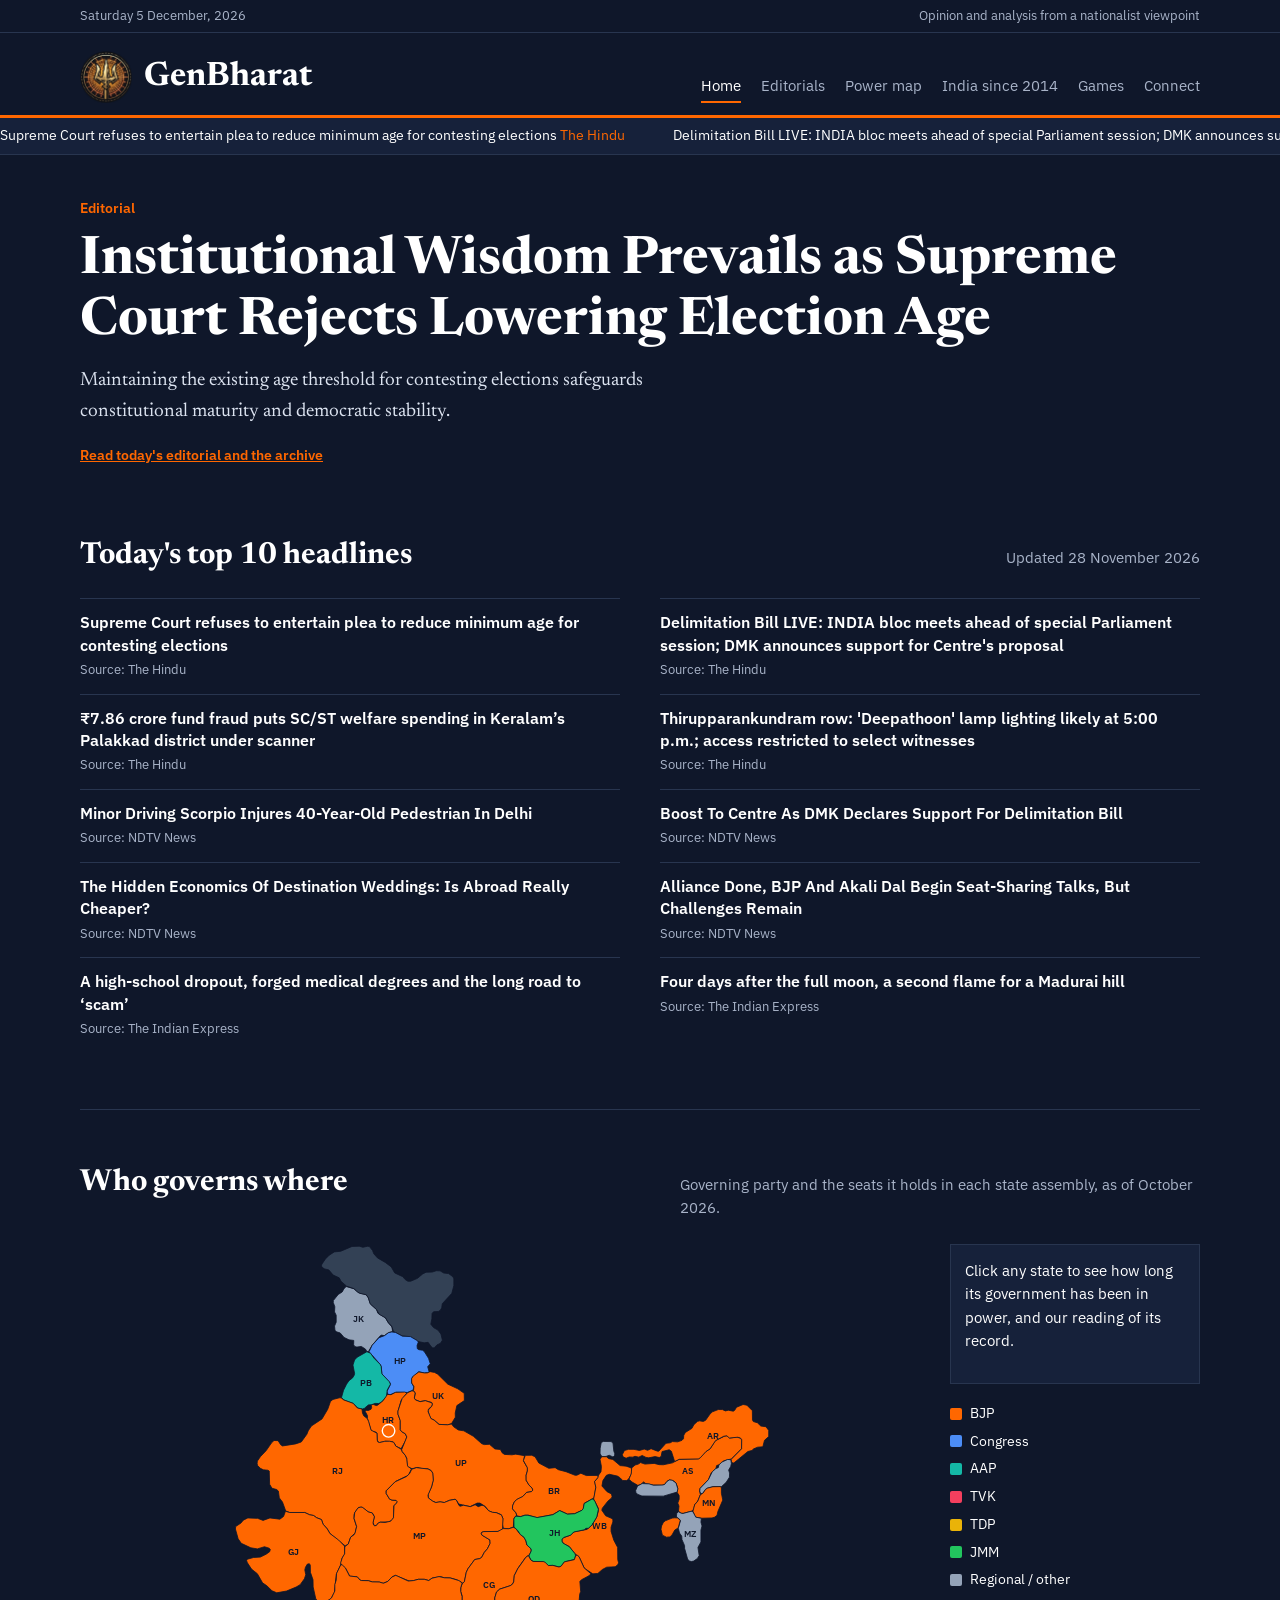
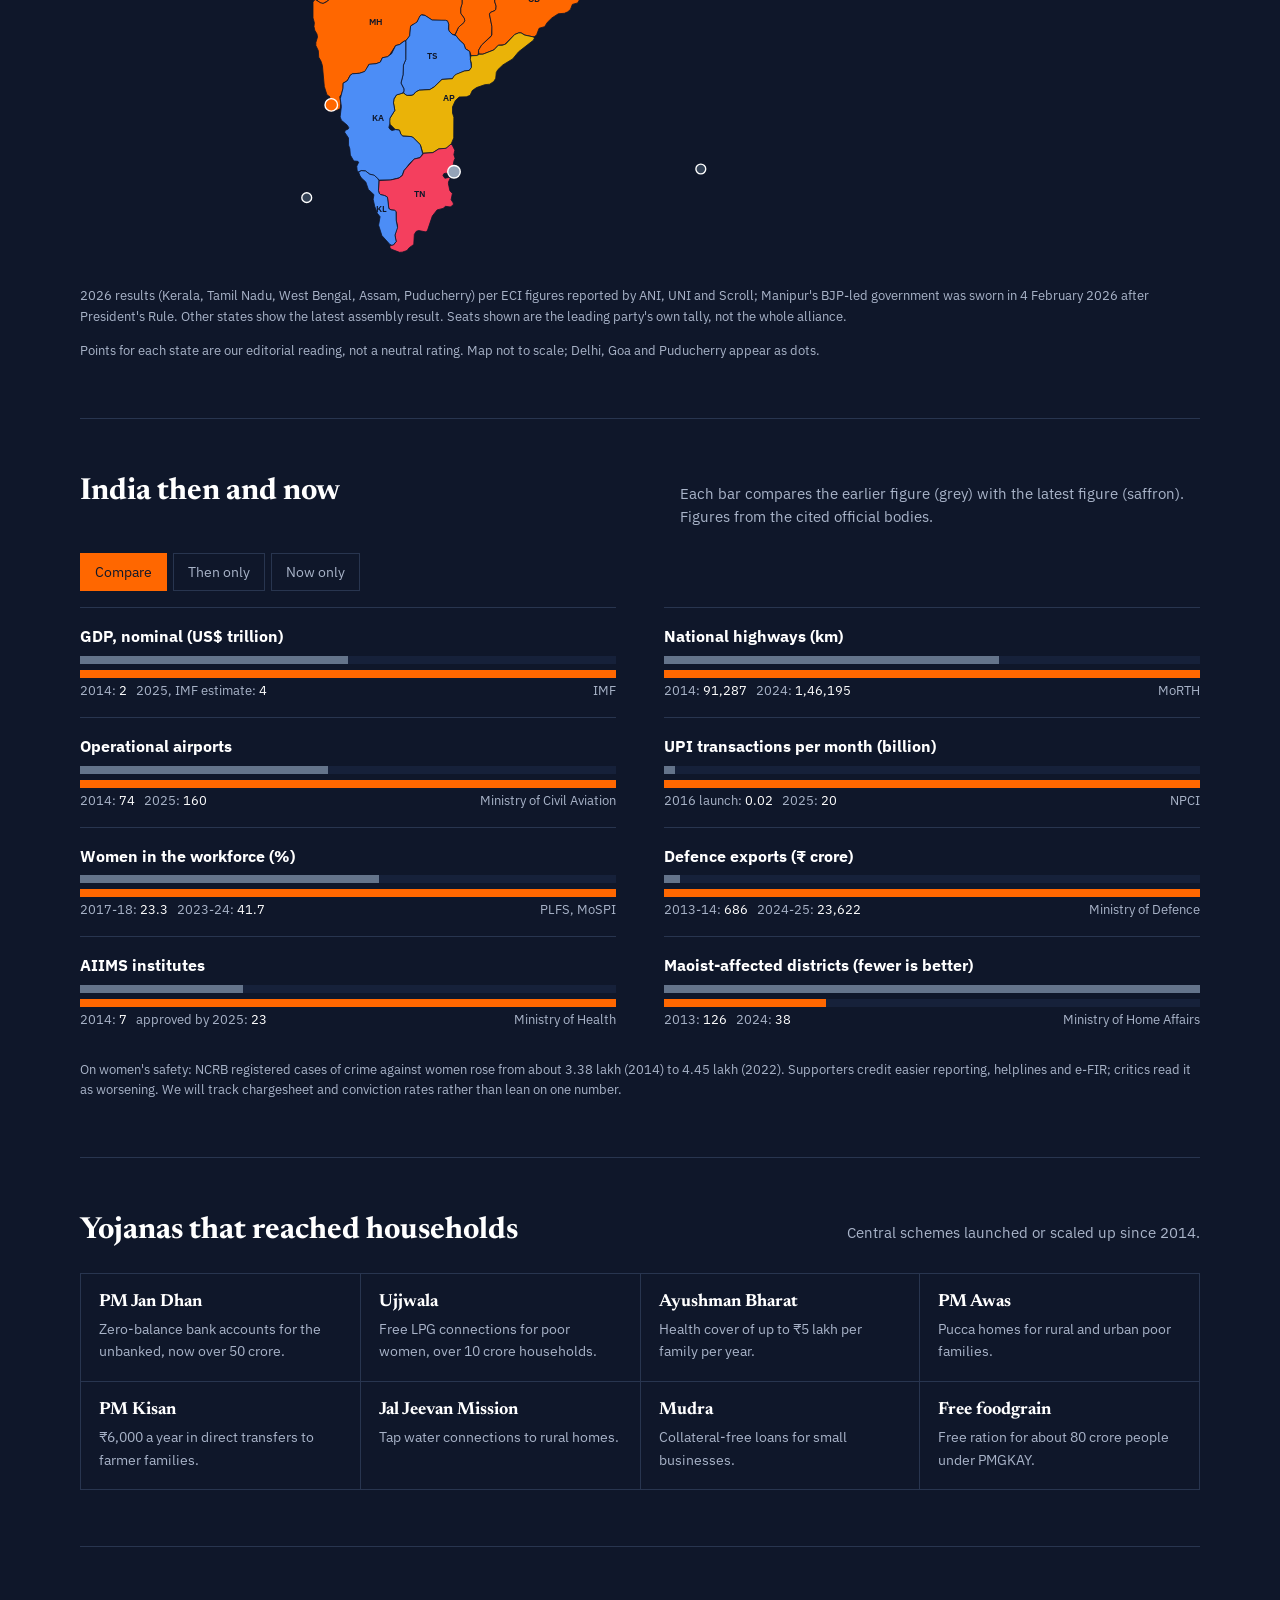
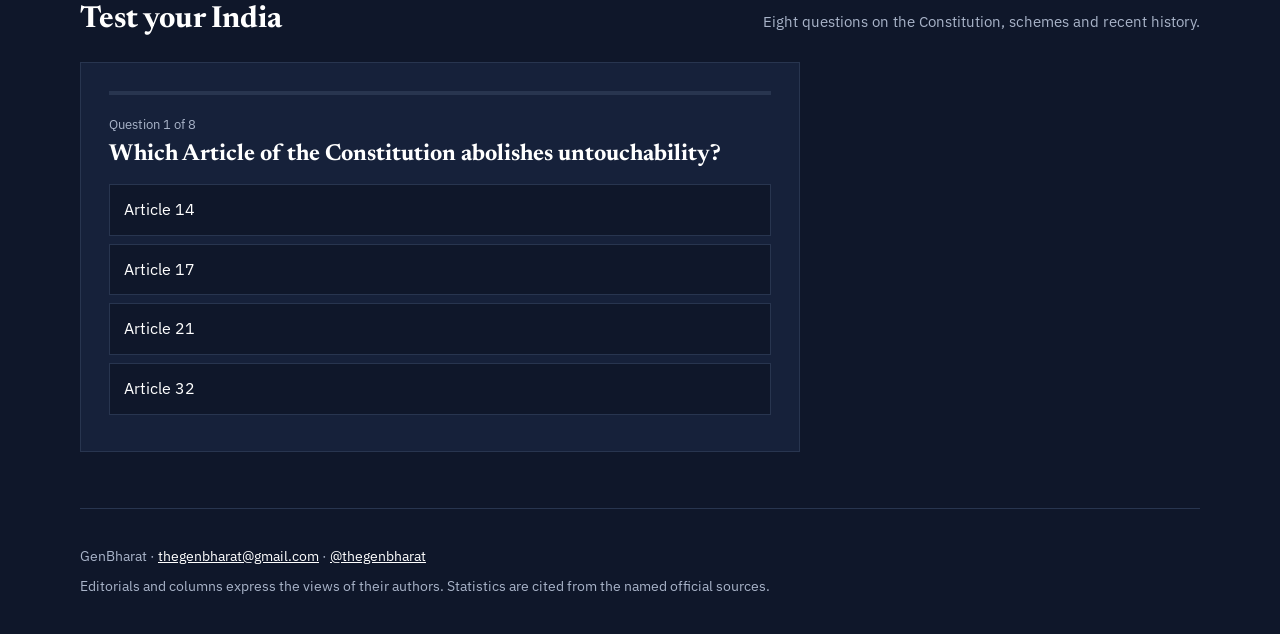
<file: index.html>
<!DOCTYPE html><html lang="en"><head><meta charset="UTF-8"><meta name="viewport" content="width=device-width,initial-scale=1">
<title>GenBharat | Politics, Policy and the India Story</title>
<link href="https://fonts.googleapis.com/css2?family=IBM+Plex+Sans:wght@400;500;600&family=Newsreader:wght@600;700&display=swap" rel="stylesheet">
<link rel="icon" href="favicon.png"><link rel="stylesheet" href="styles.css"></head><body>
<div class="top"><div class="w"><span id="dt"></span><span>Opinion and analysis from a nationalist viewpoint</span></div></div>
<div class="mast"><div class="w"><a class="brand" href="index.html"><img src="logo.png" alt="" width="52" height="52"><span data-name></span></a><nav><a class="on" href="index.html">Home</a><a href="editorials.html">Editorials</a><a href="#power">Power map</a><a href="#india">India since 2014</a><a href="games.html">Games</a><a href="connect.html">Connect</a></nav></div></div>
<div class="tk" aria-label="Latest headlines"><div class="tkin" id="tk"></div></div>
<main class="w"><div class="lead" style="grid-template-columns:1fr"><div><span class="tag" id="lt">Editorial</span><h1 id="lh">Loading today's editorial</h1><p class="dk" id="ld"></p><p style="margin-top:14px"><a class="tag" href="editorials.html">Read today's editorial and the archive</a></p></div></div>
<section id="news" style="padding-top:32px"><div class="sh"><h2>Today's top 10 headlines</h2><p id="nd">Updated every morning.</p></div><ol class="nl" id="nl" style="list-style:none"></ol></section>
<section id="power"><div class="sh"><h2>Who governs where</h2><p>Governing party and the seats it holds in each state assembly, as of October 2026.</p></div>
<div class="mapw"><div id="map"></div><div><div id="info">Click any state to see how long its government has been in power, and our reading of its record.</div><ul class="lg" id="lg"></ul></div></div>
<p class="note">2026 results (Kerala, Tamil Nadu, West Bengal, Assam, Puducherry) per ECI figures reported by ANI, UNI and Scroll; Manipur's BJP-led government was sworn in 4 February 2026 after President's Rule. Other states show the latest assembly result. Seats shown are the leading party's own tally, not the whole alliance.</p>
<p class="note">Points for each state are our editorial reading, not a neutral rating. Map not to scale; Delhi, Goa and Puducherry appear as dots.</p><p class="note" id="mapnote" hidden>The border file could not be loaded, so a tile map is shown instead.</p></section>
<section id="india"><div class="sh"><h2>India then and now</h2><p>Each bar compares the earlier figure (grey) with the latest figure (saffron). Figures from the cited official bodies.</p></div><div class="sw" id="sw"><button data-m="" class="on">Compare</button><button data-m="m-then">Then only</button><button data-m="m-now">Now only</button></div><div class="st" id="st"></div>
<p class="note">On women's safety: NCRB registered cases of crime against women rose from about 3.38 lakh (2014) to 4.45 lakh (2022). Supporters credit easier reporting, helplines and e-FIR; critics read it as worsening. We will track chargesheet and conviction rates rather than lean on one number.</p></section>

<section id="yojana"><div class="sh"><h2>Yojanas that reached households</h2><p>Central schemes launched or scaled up since 2014.</p></div>
<div class="sc"><div><h3>PM Jan Dhan</h3><p>Zero-balance bank accounts for the unbanked, now over 50 crore.</p></div><div><h3>Ujjwala</h3><p>Free LPG connections for poor women, over 10 crore households.</p></div><div><h3>Ayushman Bharat</h3><p>Health cover of up to ₹5 lakh per family per year.</p></div><div><h3>PM Awas</h3><p>Pucca homes for rural and urban poor families.</p></div>
<div><h3>PM Kisan</h3><p>₹6,000 a year in direct transfers to farmer families.</p></div><div><h3>Jal Jeevan Mission</h3><p>Tap water connections to rural homes.</p></div><div><h3>Mudra</h3><p>Collateral-free loans for small businesses.</p></div><div><h3>Free foodgrain</h3><p>Free ration for about 80 crore people under PMGKAY.</p></div></div></section>

<section id="quiz"><div class="sh"><h2>Test your India</h2><p>Eight questions on the Constitution, schemes and recent history.</p></div><div class="qz" id="qz"></div></section></main>
<footer><div class="w"><p><span data-name></span> &middot; <a data-email></a> &middot; <a data-insta target="_blank" rel="noopener"></a></p><p style="margin-top:8px">Editorials and columns express the views of their authors. Statistics are cited from the named official sources.</p></div></footer>
<script src="app.js"></script>
<script src="states.js"></script>
<script src="indiamap.js"></script>
<script src="map.js"></script>
<script>

const D=[['GDP, nominal (US$ trillion)',2.0,4.0,'2014','2025, IMF estimate','IMF'],['National highways (km)',91287,146195,'2014','2024','MoRTH'],['Operational airports',74,160,'2014','2025','Ministry of Civil Aviation'],['UPI transactions per month (billion)',0.02,20,'2016 launch','2025','NPCI'],
['Women in the workforce (%)',23.3,41.7,'2017-18','2023-24','PLFS, MoSPI'],['Defence exports (₹ crore)',686,23622,'2013-14','2024-25','Ministry of Defence'],['AIIMS institutes',7,23,'2014','approved by 2025','Ministry of Health'],['Maoist-affected districts (fewer is better)',126,38,'2013','2024','Ministry of Home Affairs']];
const f=n=>n>=1000?n.toLocaleString('en-IN'):n;
document.getElementById('st').innerHTML=D.map(([l,a,b,ya,yb,src])=>{const mx=Math.max(a,b),pa=Math.max(a/mx*100,2),pb=Math.max(b/mx*100,2);
return`<div class="row"><b>${l}</b><div class="bar"><i class="bo" style="width:${pa}%;background:#64748B"></i></div><div class="bar"><i class="bn" style="width:${pb}%;background:var(--ac)"></i></div><div class="bl"><span>${ya}: <em>${f(a)}</em> &nbsp; ${yb}: <em>${f(b)}</em></span><span>${src}</span></div></div>`}).join('');
const Q=[['Which Article of the Constitution abolishes untouchability?',['Article 14','Article 17','Article 21','Article 32'],1,'Article 17 abolishes untouchability and forbids its practice in any form.'],
['In which year was UPI launched?',['2012','2014','2016','2019'],2,'NPCI launched UPI in April 2016.'],
['How many Lok Sabha seats make a simple majority?',['250','272','273','300'],1,'The House has 543 elected seats, so 272 is the majority mark.'],
['When did the Constitution of India come into effect?',['15 August 1947','26 November 1949','26 January 1950','2 October 1950'],2,'It was adopted on 26 November 1949 and came into force on 26 January 1950.'],
['Which scheme gave free LPG connections to poor households?',['Ujjwala Yojana','Jan Dhan Yojana','Mudra Yojana','Awas Yojana'],0,'Pradhan Mantri Ujjwala Yojana, launched in 2016.'],
['What share of seats does the Nari Shakti Vandan Adhiniyam reserve for women?',['One-fourth','One-third','One-half','Twenty percent'],1,'The 2023 Act reserves one-third of seats in the Lok Sabha and state assemblies.'],
['Chandrayaan-3 landed near which region of the Moon in 2023?',['Equator','North pole','South pole','Far side centre'],2,'It landed near the lunar south pole on 23 August 2023.'],
['When was GST rolled out nationwide?',['1 April 2015','1 July 2017','1 April 2018','1 January 2019'],1,'GST came into effect on 1 July 2017.']];
const qz=document.getElementById('qz');let i=0,sc=0;
function render(){if(i>=Q.length)return end();const[q,o,a,e]=Q[i];qz.innerHTML=`<div class="pg"><i style="width:${i/Q.length*100}%"></i></div><p class="note" style="margin:0 0 6px">Question ${i+1} of ${Q.length}</p><h3>${q}</h3>`+o.map((t,k)=>`<button class="op" data-k="${k}">${t}</button>`).join('')+'<div id="fb"></div>';
qz.querySelectorAll('.op').forEach(b=>b.onclick=()=>{const k=+b.dataset.k;qz.querySelectorAll('.op').forEach(x=>{x.disabled=true;if(+x.dataset.k===a)x.classList.add('ok')});if(k===a)sc++;else b.classList.add('no');
document.getElementById('fb').innerHTML=`<p class="ex">${k===a?'Correct. ':'Not quite. '}${e}</p><button class="bt" id="nx">${i+1<Q.length?'Next question':'See my score'}</button>`;document.getElementById('nx').onclick=()=>{i++;render()}})}
function end(){const msg=sc>=7?'Well read. You know your India.':sc>=4?'A solid base. The yojanas and history sections will fill the gaps.':'Start with the sections above, then try again.';
qz.innerHTML=`<div class="pg"><i style="width:100%"></i></div><h3>You scored ${sc} out of ${Q.length}</h3><p class="ex">${msg}</p><p class="ex">Add your name and email to join our list. This is optional.</p><input id="qn" placeholder="Name"><input id="qe" type="email" placeholder="Email"><br><button class="bt" id="qs">Save my score</button> <button class="op" style="display:inline-block;width:auto" id="qr">Retake</button><p class="ex" id="qm"></p>`;
document.getElementById('qr').onclick=()=>{i=0;sc=0;render()};
document.getElementById('qs').onclick=async()=>{const n=qn.value.trim(),e=qe.value.trim();if(!n||!e){qm.textContent='Enter both a name and an email to save.';return}
try{await sendSheet({type:'quiz',name:n,email:e,score:sc,archetype:'Quiz '+sc+'/'+Q.length});qm.textContent='Saved. Thank you.'}catch(x){qm.textContent='Could not save. Please try again.'}}}
render();
$('sw').onclick=e=>{const m=e.target.dataset.m;if(m===undefined)return;[...$('sw').children].forEach(b=>b.classList.toggle('on',b===e.target));$('st').className='st '+m};
getJSON('data/news.json').then(d=>{const tk=d.items.map(i=>`<span>${esc(i.h)} <em>${esc(i.s)}</em></span>`).join('');$('tk').innerHTML=tk+tk;$('nl').innerHTML=d.items.map(i=>`<li><b>${esc(i.h)}</b><small>Source: ${esc(i.s)}</small></li>`).join('');$('nd').textContent='Updated '+new Date(d.date).toLocaleDateString('en-IN',{day:'numeric',month:'long',year:'numeric'})});
getJSON('data/editorials.json').then(a=>{const e=a[0];$('lt').textContent=e.tag;$('lh').textContent=e.h;$('ld').textContent=e.dk}).catch(()=>{});
</script></body></html>
</file>
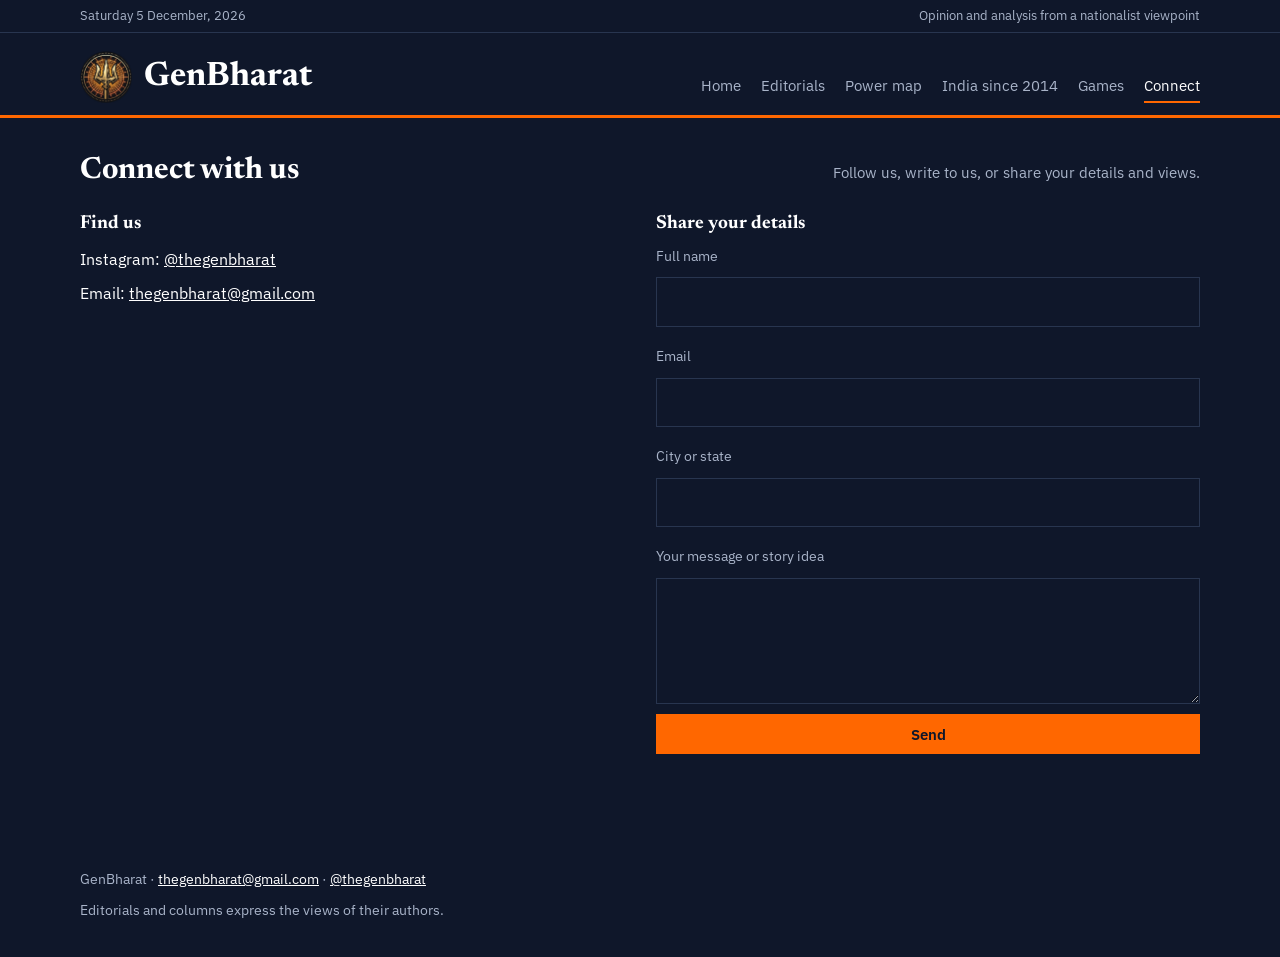
<file: connect.html>
<!DOCTYPE html><html lang="en"><head><meta charset="UTF-8"><meta name="viewport" content="width=device-width,initial-scale=1">
<title>Connect | GenBharat</title>
<link href="https://fonts.googleapis.com/css2?family=IBM+Plex+Sans:wght@400;500;600&family=Newsreader:wght@600;700&display=swap" rel="stylesheet">
<link rel="icon" href="favicon.png"><link rel="stylesheet" href="styles.css"></head><body>
<div class="top"><div class="w"><span id="dt"></span><span>Opinion and analysis from a nationalist viewpoint</span></div></div>
<div class="mast"><div class="w"><a class="brand" href="index.html"><img src="logo.png" alt="" width="52" height="52"><span data-name></span></a><nav><a href="index.html">Home</a><a href="editorials.html">Editorials</a><a href="index.html#power">Power map</a><a href="index.html#india">India since 2014</a><a href="games.html">Games</a><a class="on" href="connect.html">Connect</a></nav></div></div>
<main class="w"><div class="sh" style="margin-top:36px"><h2>Connect with us</h2><p>Follow us, write to us, or share your details and views.</p></div><div class="cn" style="padding-bottom:48px"><div><h3 style="margin-bottom:12px">Find us</h3><p style="margin-bottom:8px">Instagram: <a data-insta target="_blank" rel="noopener"></a></p><p>Email: <a data-email></a></p></div>
<form class="fm" id="fm" autocomplete="on"><h3>Share your details</h3><label for="n">Full name</label><input id="n" name="name" autocomplete="name" required><label for="e">Email</label><input id="e" name="email" type="email" autocomplete="email" required><label for="c">City or state</label><input id="c" name="city" autocomplete="address-level2"><label for="m">Your message or story idea</label><textarea id="m" name="message" rows="4"></textarea><button class="bt" type="submit">Send</button><p class="ex" id="r" role="status"></p></form></div></main><footer><div class="w"><p><span data-name></span> &middot; <a data-email></a> &middot; <a data-insta target="_blank" rel="noopener"></a></p><p style="margin-top:8px">Editorials and columns express the views of their authors.</p></div></footer>
<script src="app.js"></script><script>$("fm").onsubmit=async ev=>{ev.preventDefault();try{await sendSheet({type:"contact",name:$("n").value,email:$("e").value,city:$("c").value,message:$("m").value});$("r").textContent="Sent. Thank you, we will be in touch.";ev.target.reset()}catch(x){$("r").textContent="Could not send. Please email us directly."}}</script></body></html>
</file>
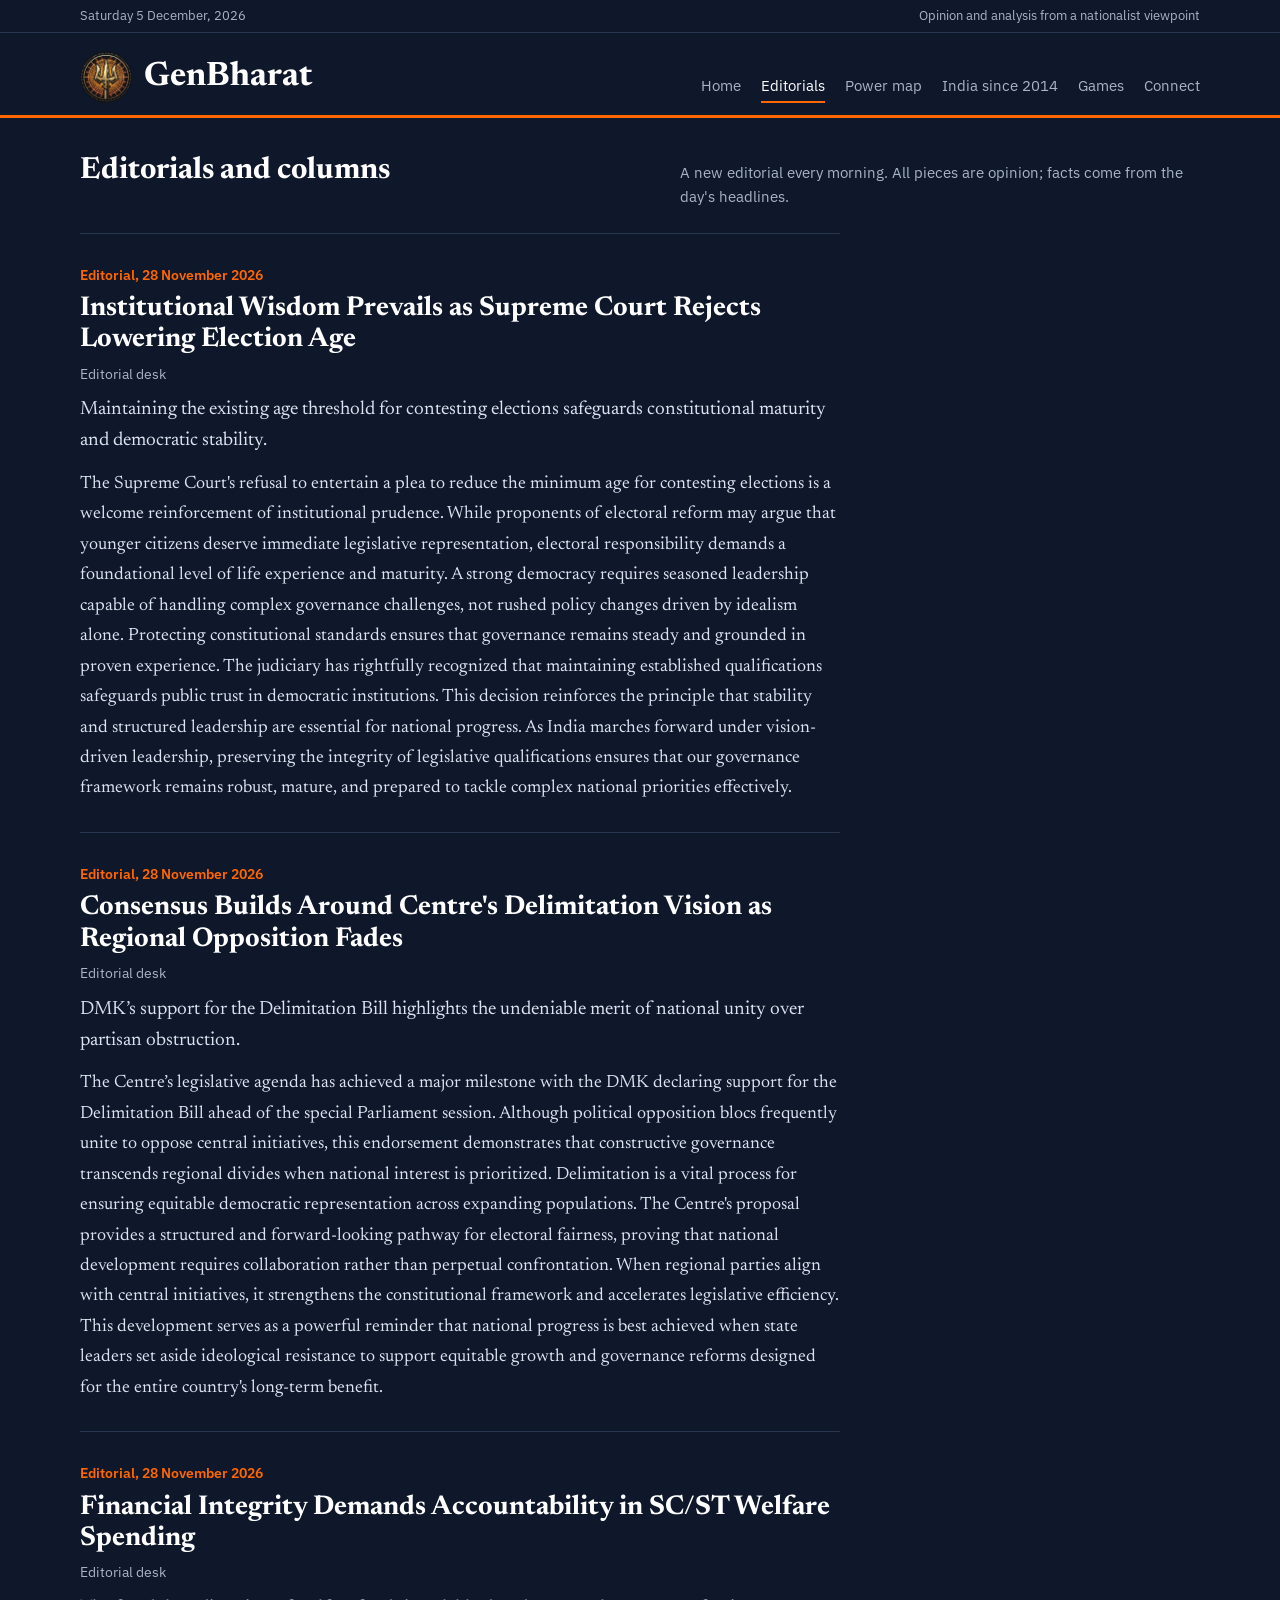
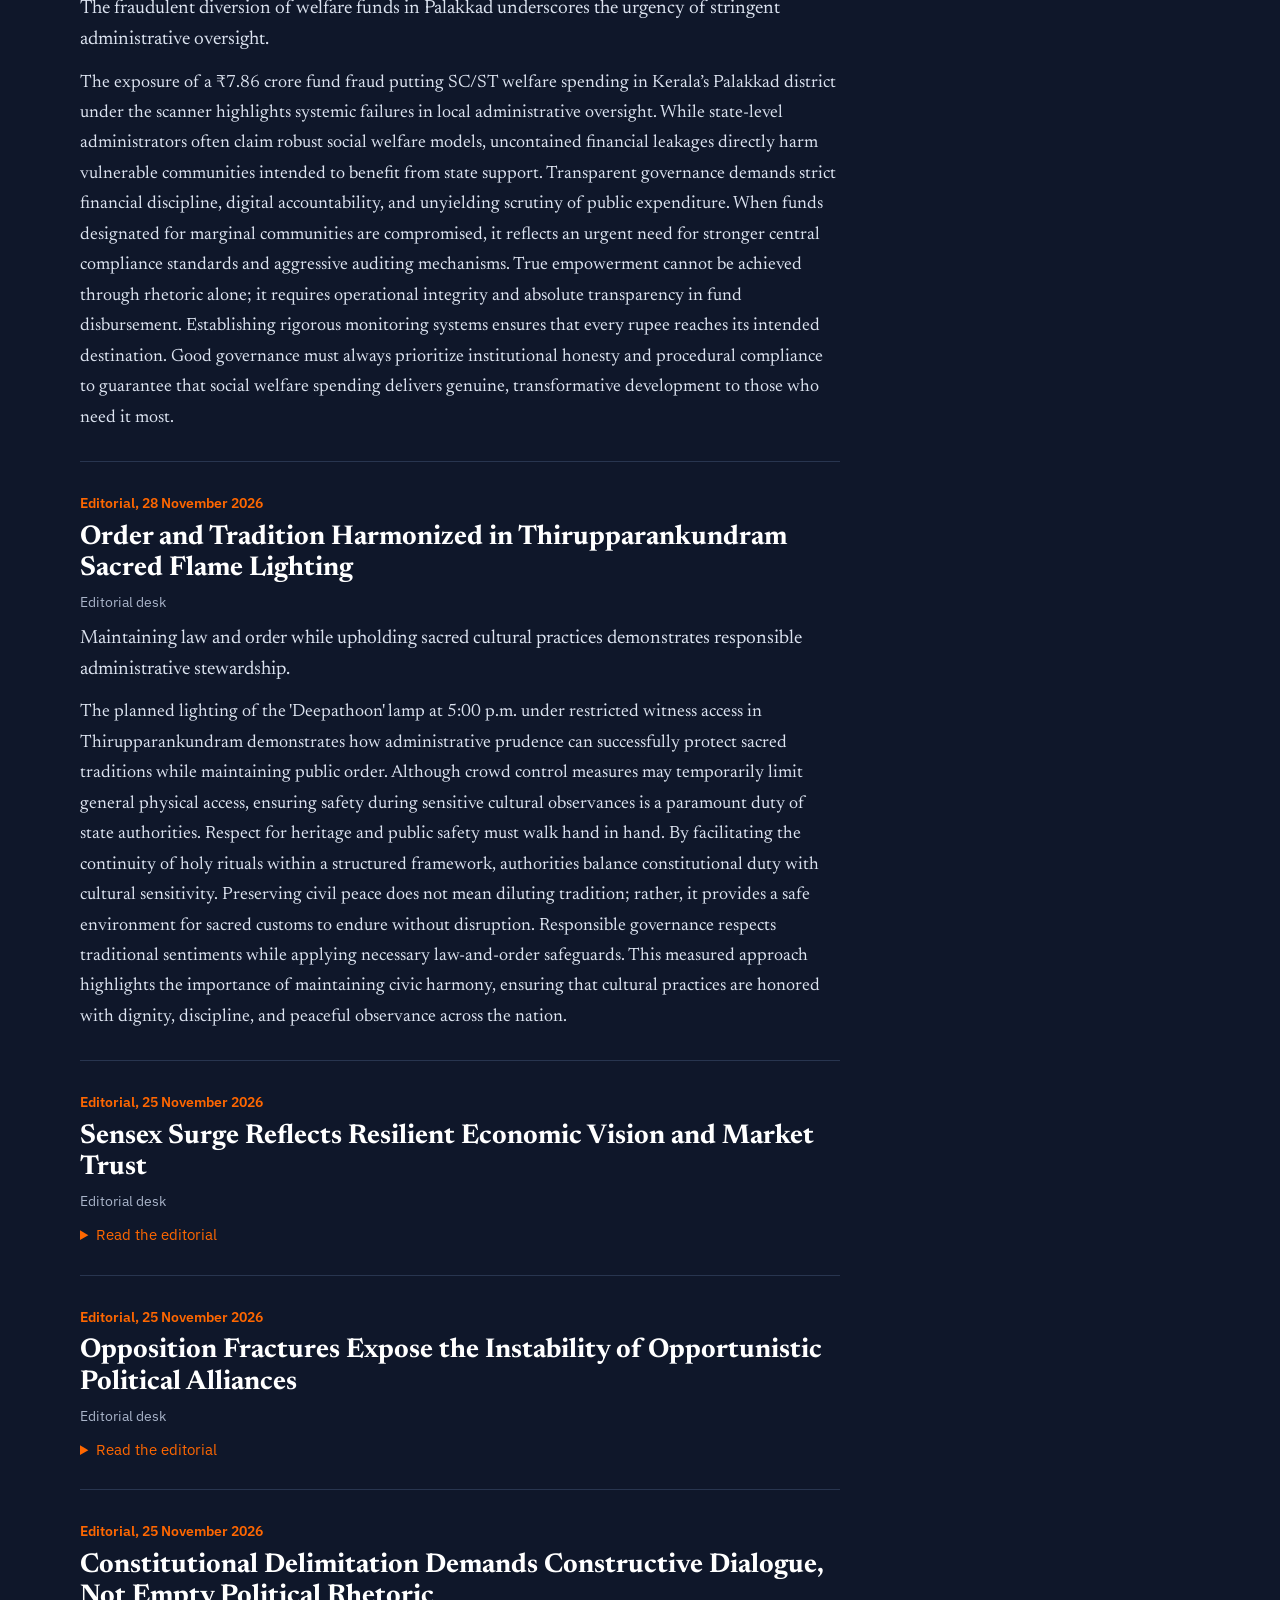
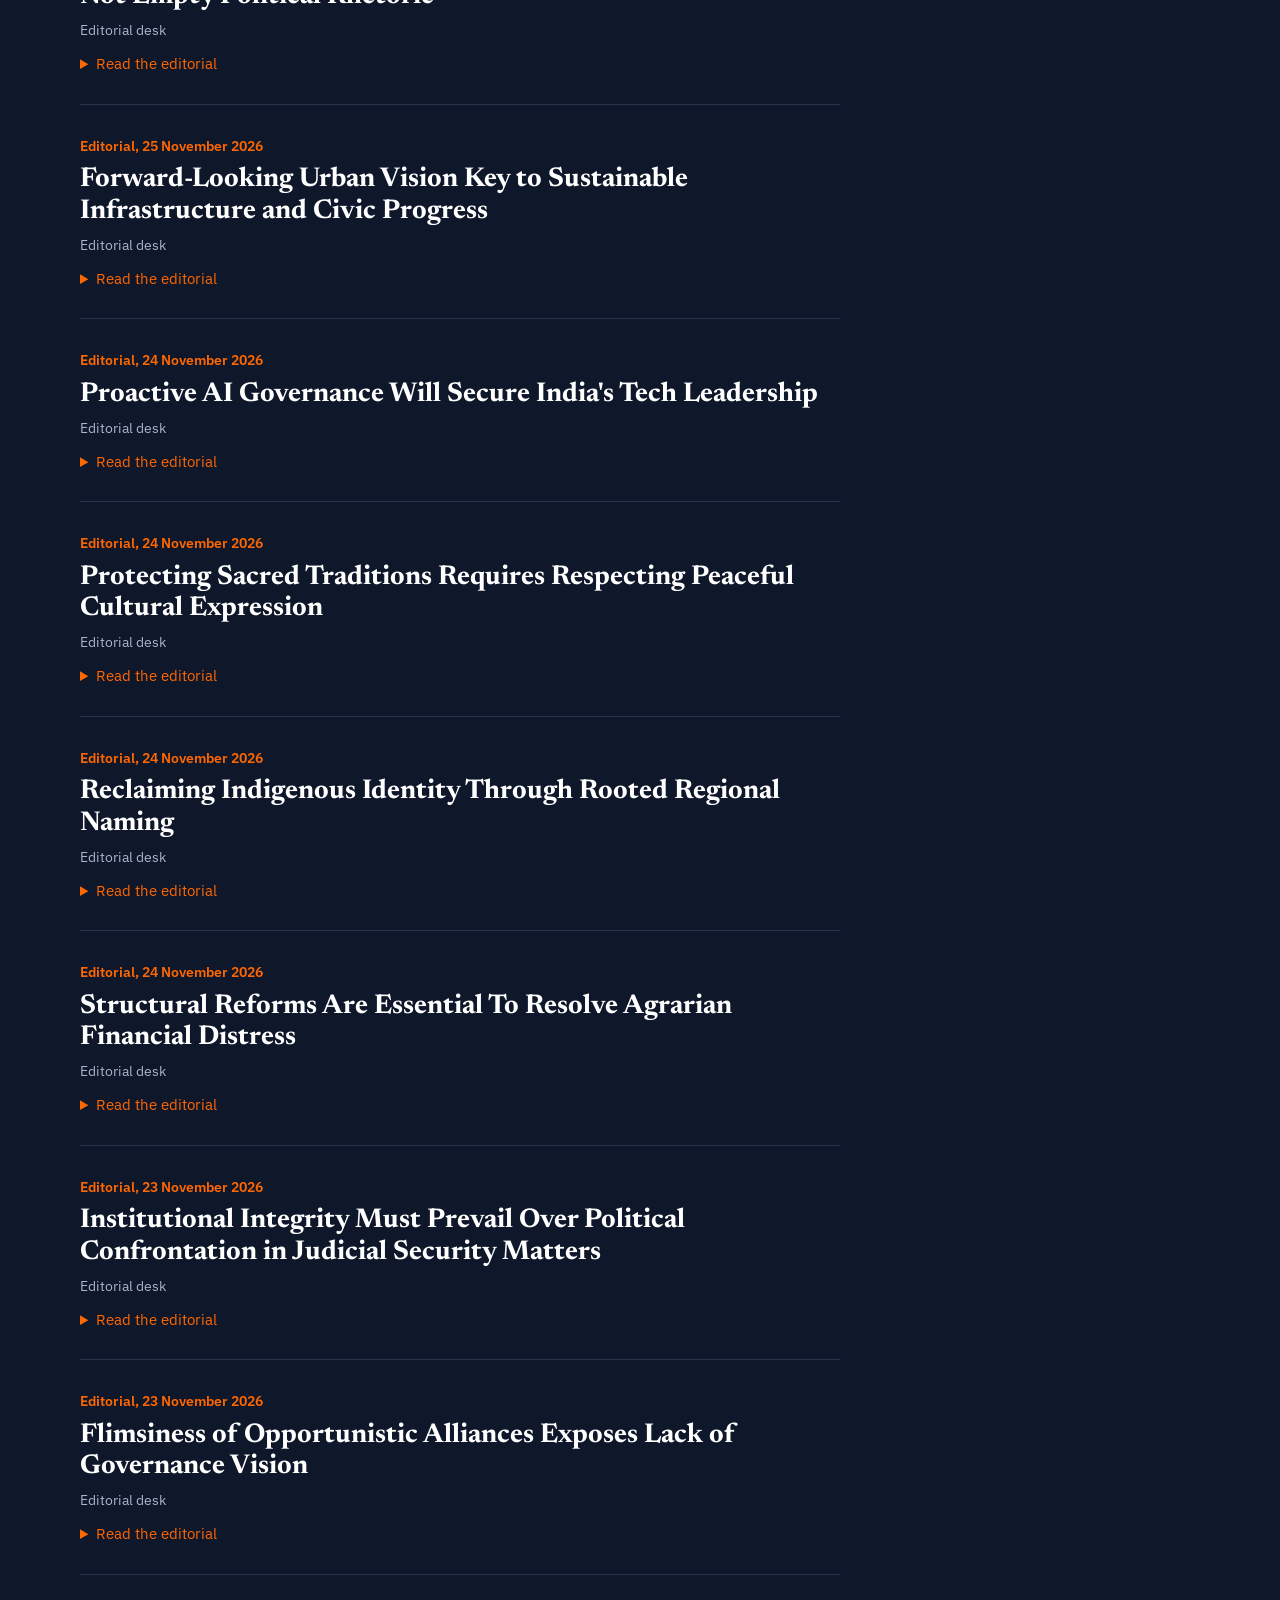
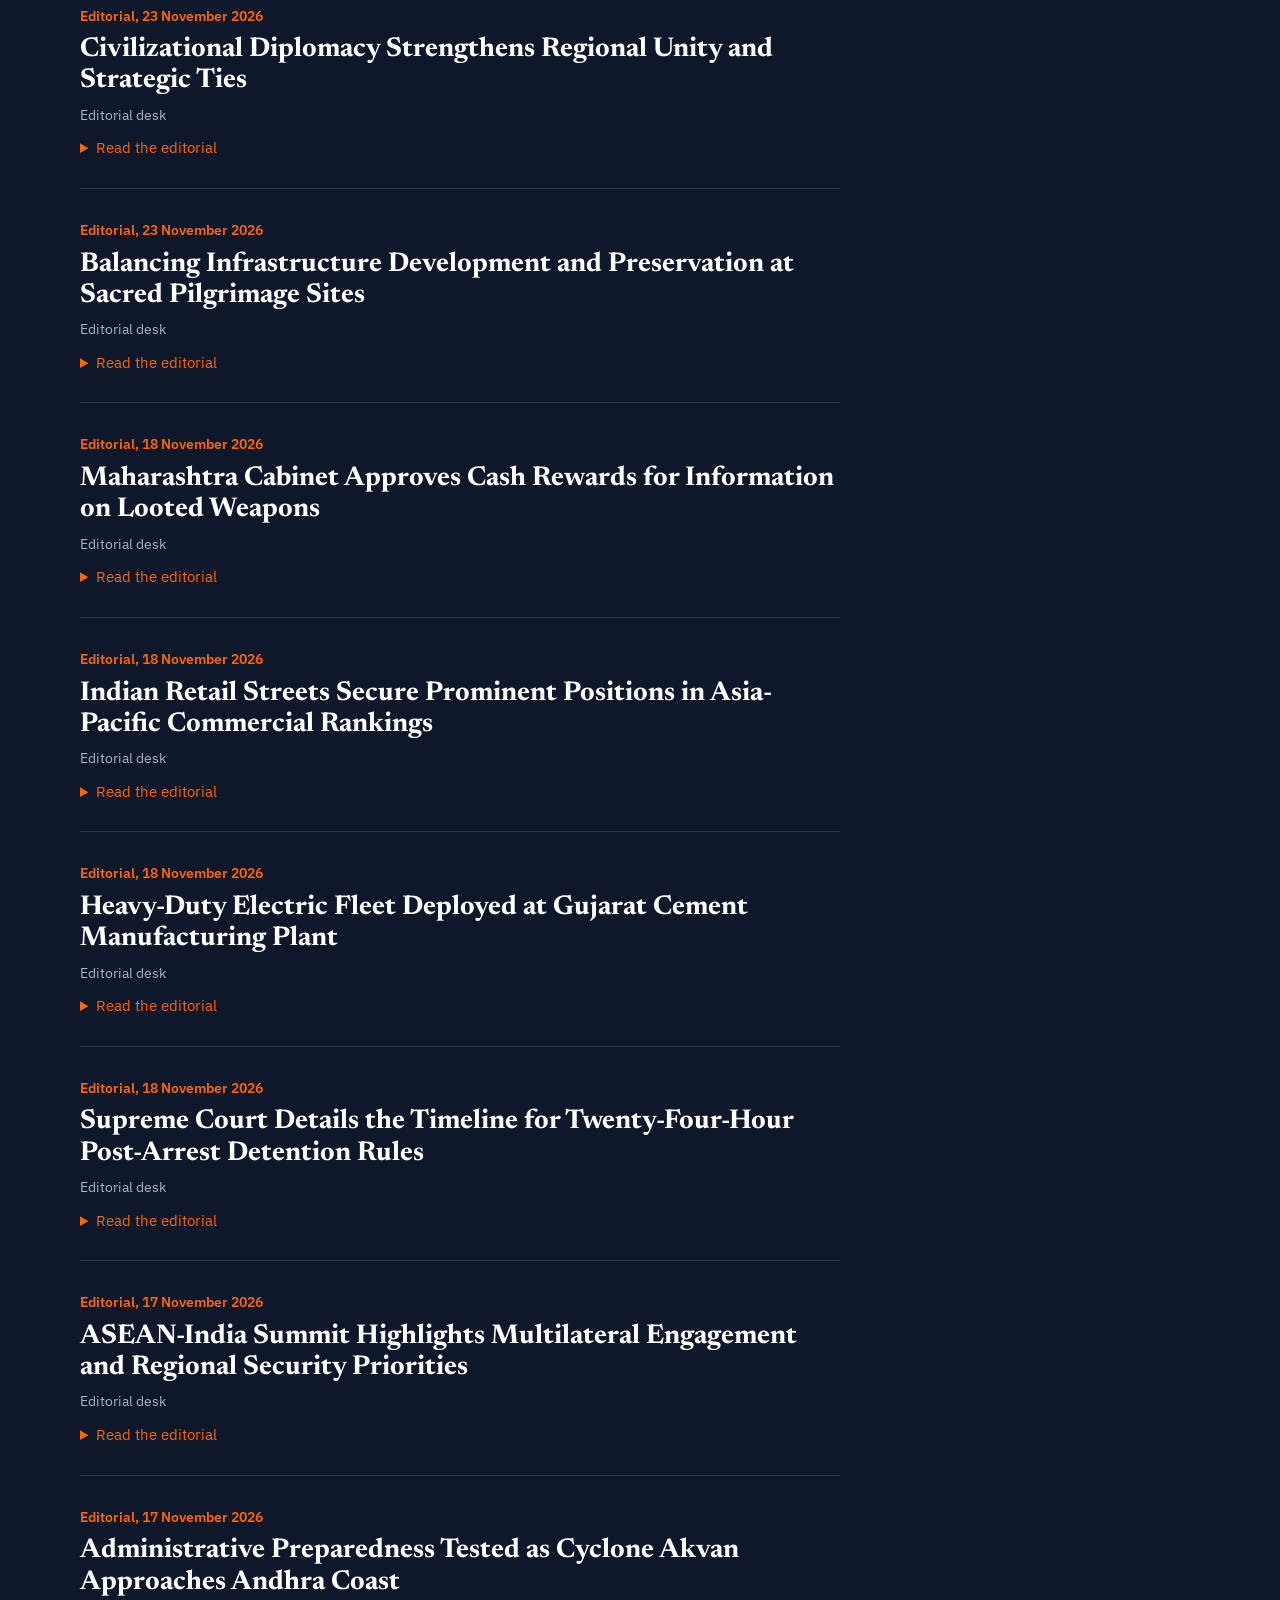
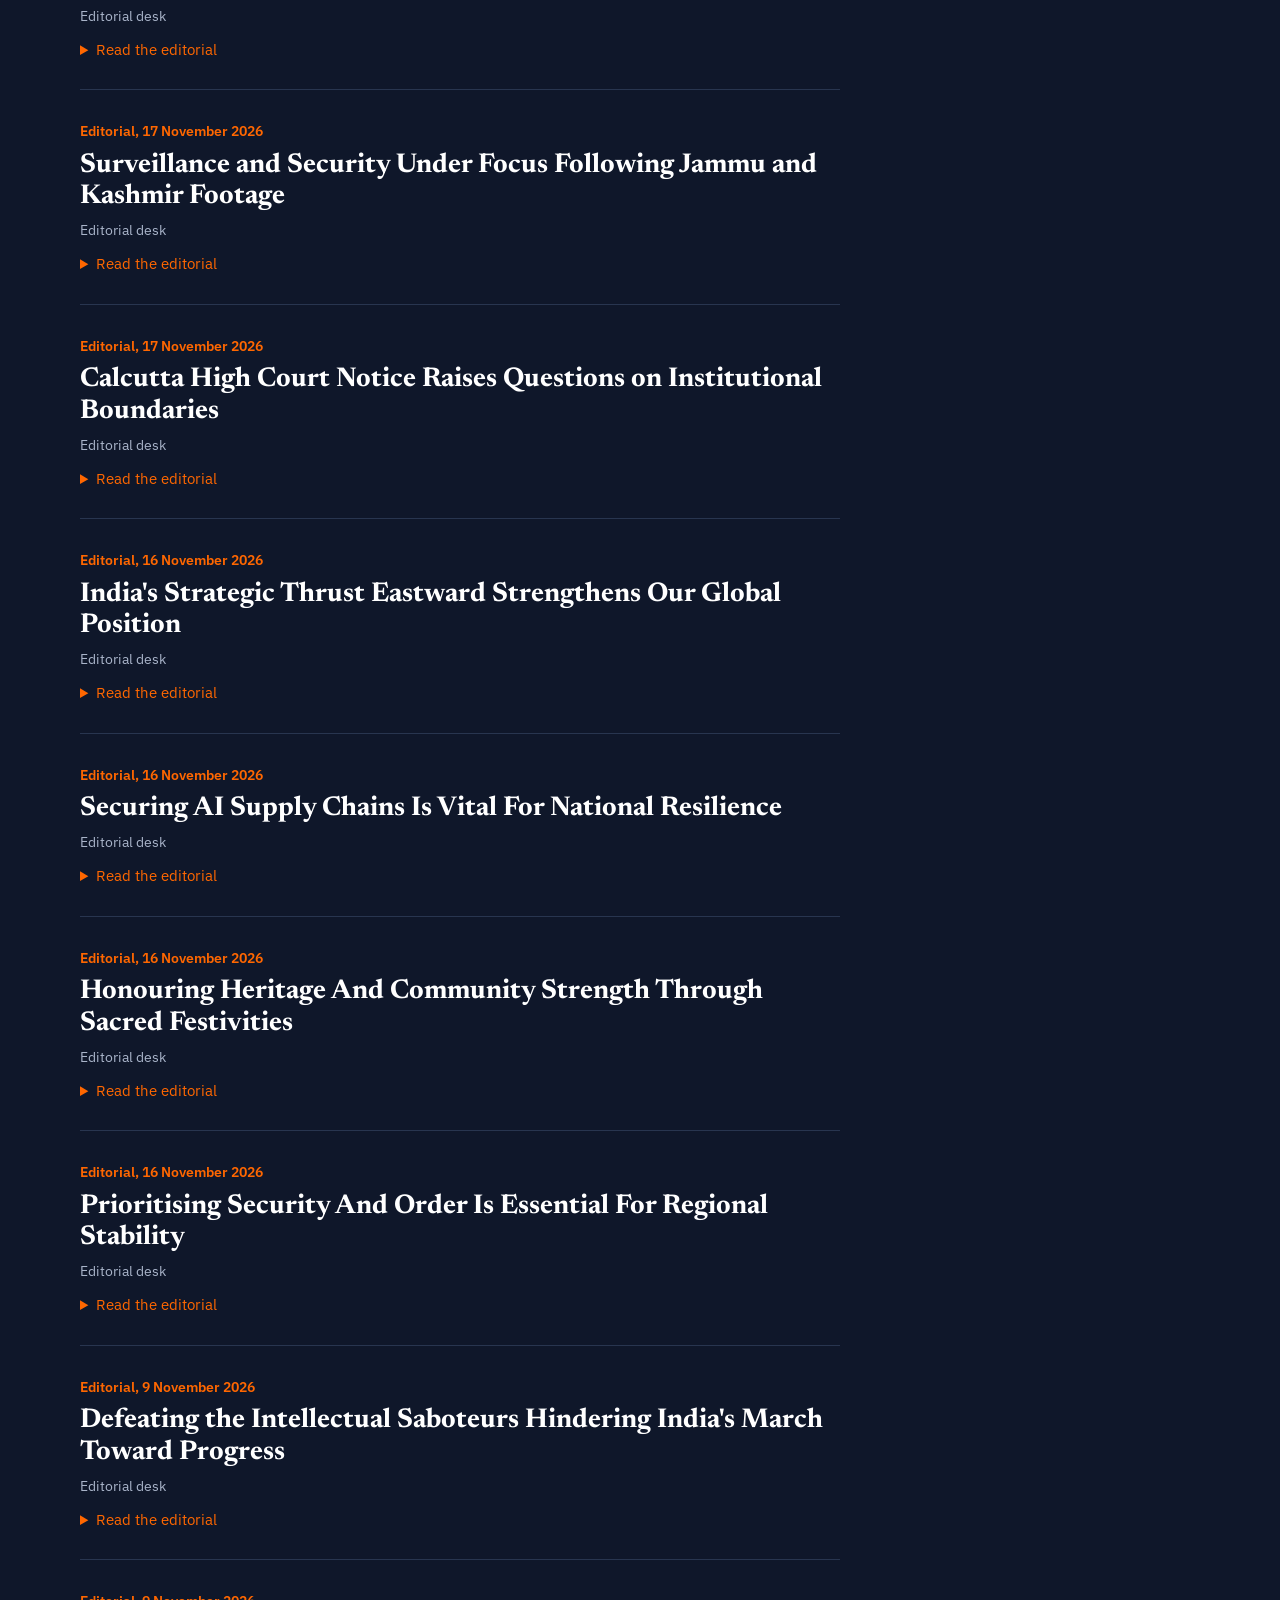
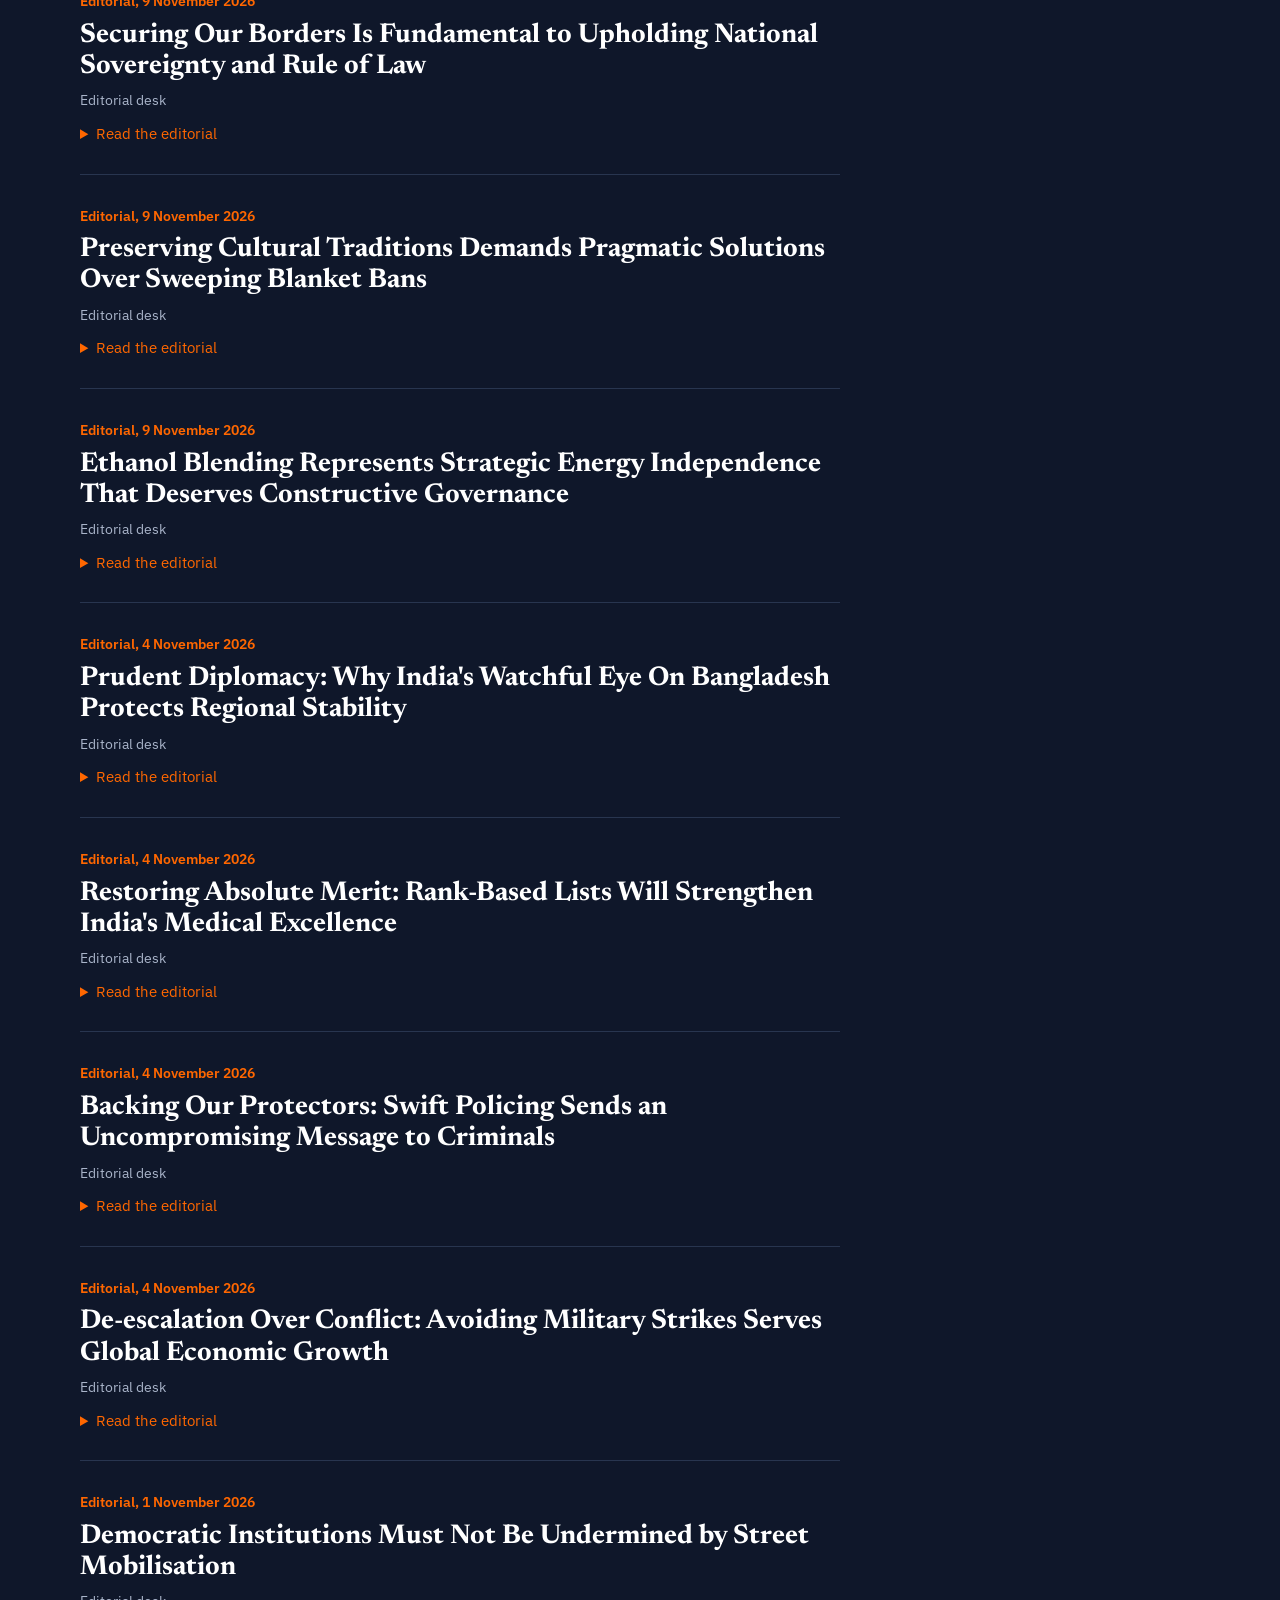
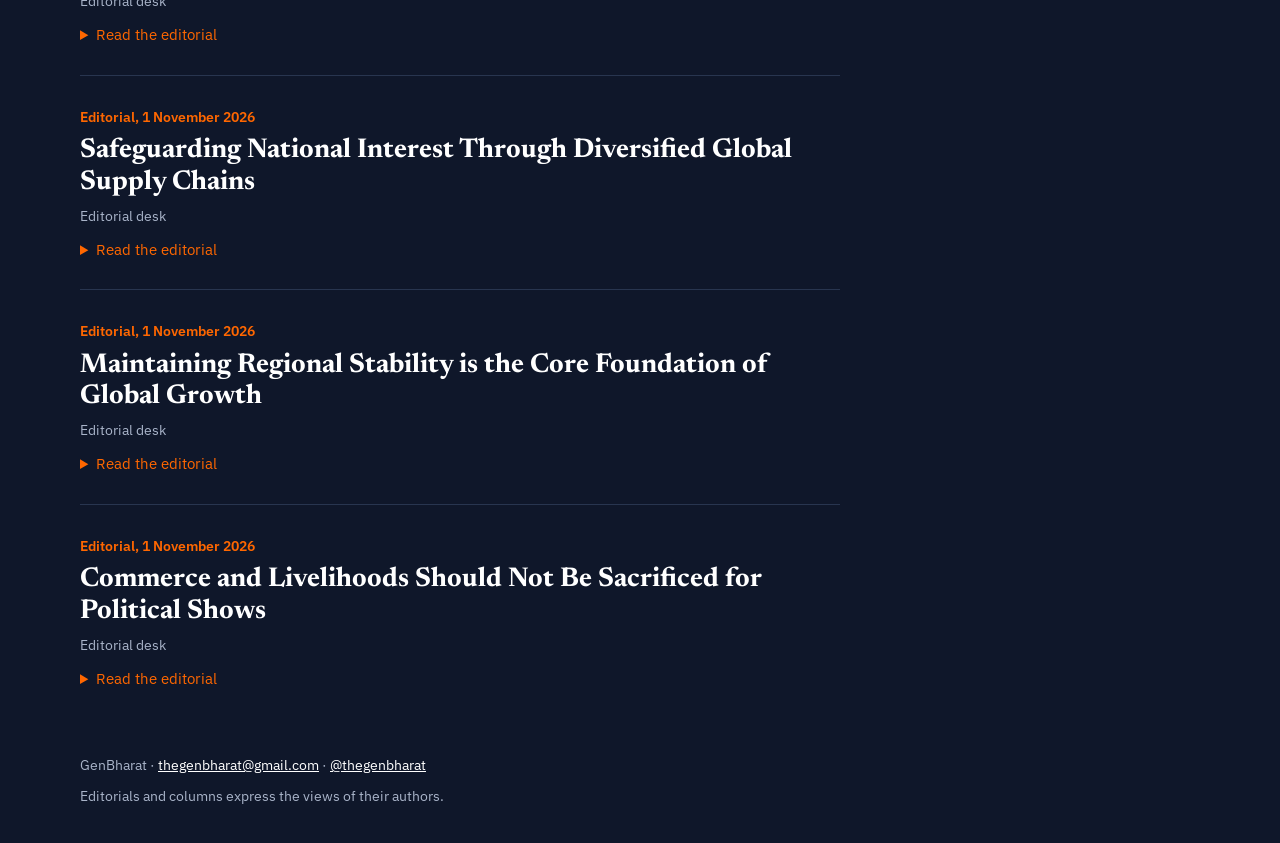
<file: editorials.html>
<!DOCTYPE html><html lang="en"><head><meta charset="UTF-8"><meta name="viewport" content="width=device-width,initial-scale=1">
<title>Editorials | GenBharat</title>
<link href="https://fonts.googleapis.com/css2?family=IBM+Plex+Sans:wght@400;500;600&family=Newsreader:wght@600;700&display=swap" rel="stylesheet">
<link rel="icon" href="favicon.png"><link rel="stylesheet" href="styles.css"></head><body>
<div class="top"><div class="w"><span id="dt"></span><span>Opinion and analysis from a nationalist viewpoint</span></div></div>
<div class="mast"><div class="w"><a class="brand" href="index.html"><img src="logo.png" alt="" width="52" height="52"><span data-name></span></a><nav><a href="index.html">Home</a><a class="on" href="editorials.html">Editorials</a><a href="index.html#power">Power map</a><a href="index.html#india">India since 2014</a><a href="games.html">Games</a><a href="connect.html">Connect</a></nav></div></div>
<main class="w"><div class="sh" style="margin-top:36px"><h2>Editorials and columns</h2><p>A new editorial every morning. All pieces are opinion; facts come from the day's headlines.</p></div><div class="ed" id="ed"></div></main>
<footer><div class="w"><p><span data-name></span> &middot; <a data-email></a> &middot; <a data-insta target="_blank" rel="noopener"></a></p><p style="margin-top:8px">Editorials and columns express the views of their authors.</p></div></footer>
<script src="app.js"></script><script>getJSON("data/editorials.json").then(a=>{const d=a[0].date,F=e=>`<p style="font-family:Newsreader,serif;font-size:1.2rem;color:#DCE3F0;margin-bottom:12px">${esc(e.dk)}</p><p style="font-family:Newsreader,serif;font-size:1.12rem;line-height:1.7;color:#DCE3F0">${esc(e.b)}</p>`;
$("ed").innerHTML=a.map(e=>`<article><span class="tag">${esc(e.tag)}, ${esc(e.date)}</span><h2>${esc(e.h)}</h2><p class="by">Editorial desk</p>${e.date===d?F(e):`<details><summary>Read the editorial</summary><p>${esc(e.dk)}</p><p>${esc(e.b)}</p></details>`}</article>`).join("")}).catch(()=>$("ed").textContent="Could not load editorials.")</script></body></html>
</file>
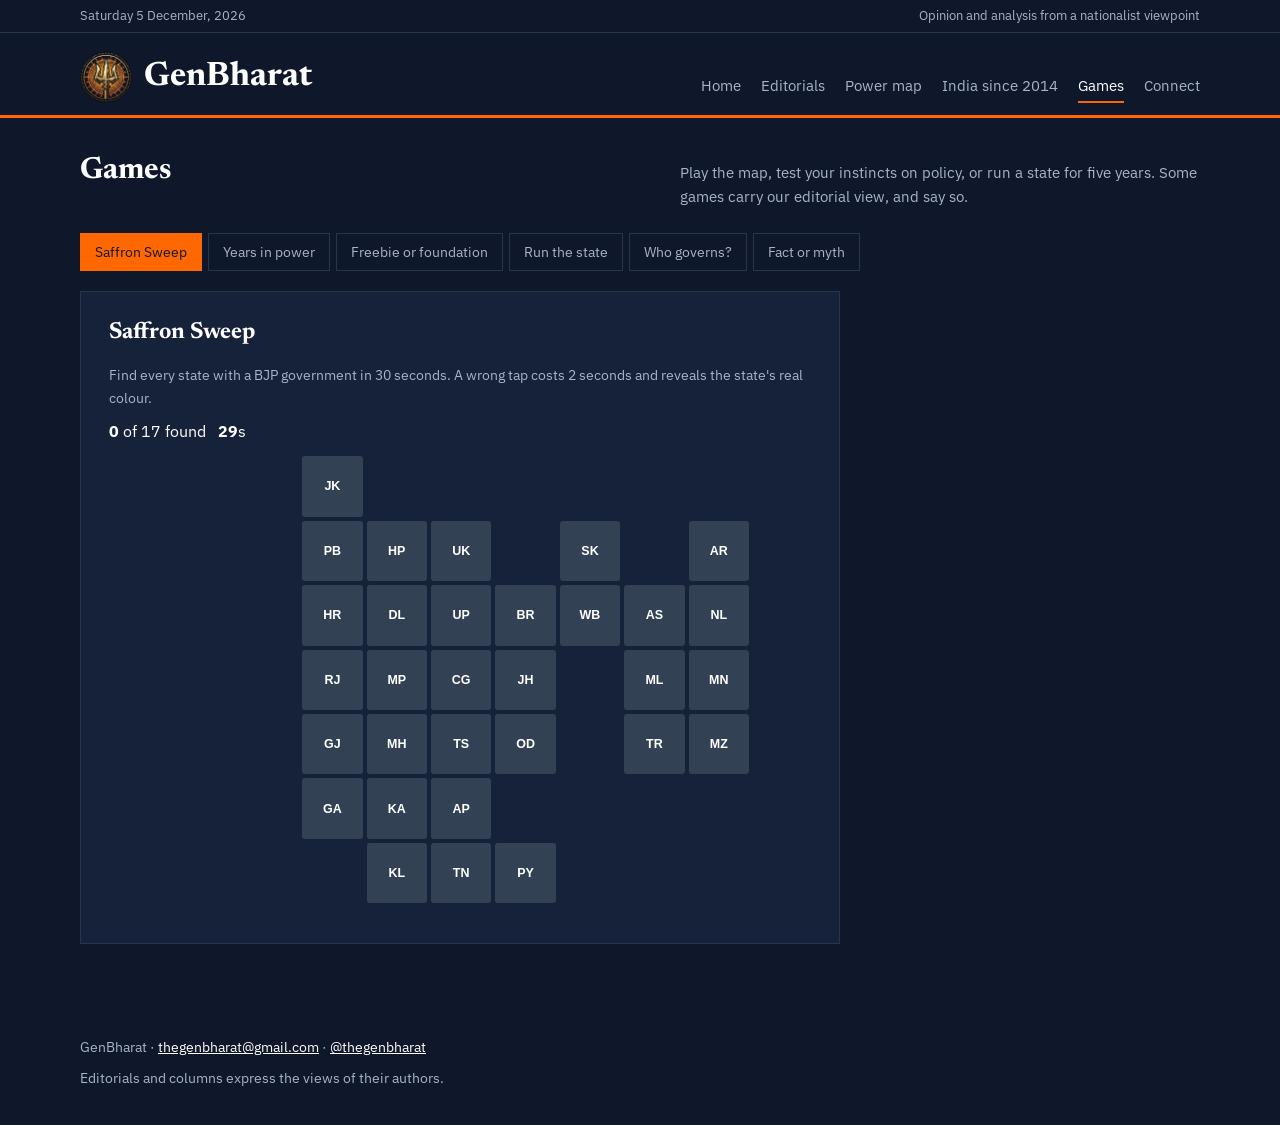
<file: games.html>
<!DOCTYPE html><html lang="en"><head><meta charset="UTF-8"><meta name="viewport" content="width=device-width,initial-scale=1">
<title>Games | GenBharat</title>
<link href="https://fonts.googleapis.com/css2?family=IBM+Plex+Sans:wght@400;500;600&family=Newsreader:wght@600;700&display=swap" rel="stylesheet">
<link rel="icon" href="favicon.png"><link rel="stylesheet" href="styles.css"></head><body>
<div class="top"><div class="w"><span id="dt"></span><span>Opinion and analysis from a nationalist viewpoint</span></div></div>
<div class="mast"><div class="w"><a class="brand" href="index.html"><img src="logo.png" alt="" width="52" height="52"><span data-name></span></a><nav><a href="index.html">Home</a><a href="editorials.html">Editorials</a><a href="index.html#power">Power map</a><a href="index.html#india">India since 2014</a><a class="on" href="games.html">Games</a><a href="connect.html">Connect</a></nav></div></div>
<main class="w"><div class="sh" style="margin-top:36px"><h2>Games</h2><p>Play the map, test your instincts on policy, or run a state for five years. Some games carry our editorial view, and say so.</p></div>
<div class="tbs" id="tabs"></div><div class="qz" id="stage" style="max-width:760px;margin-bottom:56px"></div></main>
<footer><div class="w"><p><span data-name></span> &middot; <a data-email></a> &middot; <a data-insta target="_blank" rel="noopener"></a></p><p style="margin-top:8px">Editorials and columns express the views of their authors.</p></div></footer>
<script src="app.js"></script>
<script src="states.js"></script><script>
const sh=a=>a.map(v=>[Math.random(),v]).sort((p,q)=>p[0]-q[0]).map(v=>v[1]);
const NM={sweep:'Saffron Sweep',years:'Years in power',freebie:'Freebie or foundation',run:'Run the state',gov:'Who governs?',myth:'Fact or myth'};
const tabs=$('tabs'),stage=$('stage');
tabs.innerHTML=Object.keys(NM).map(k=>`<button class="tb" data-k="${k}">${NM[k]}</button>`).join('');
tabs.onclick=e=>{const k=e.target.dataset.k;if(!k)return;[...tabs.children].forEach(b=>b.classList.toggle('on',b===e.target));clearInterval(window._t);stage.innerHTML='';G[k](stage)};
function again(el,f,msg){el.insertAdjacentHTML('beforeend',`<p class="ex">${msg||''}</p><button class="bt" id="a">Play again</button>`);$('a').onclick=()=>f(el)}
function sweep(el){const B=S.filter(s=>s[2]==='BJP').length;let found=0,t=30,over=false;
el.innerHTML=`<h3>Saffron Sweep</h3><p class="ex">Find every state with a BJP government in 30 seconds. A wrong tap costs 2 seconds and reveals the state's real colour.</p><p><b id="sc">0</b> of ${B} found &nbsp; <b id="tm">30</b>s</p><div class="g10" id="grid"></div><div id="res"></div>`;
const end=()=>{over=true;clearInterval(window._t);again($("res"),()=>sweep(el),found===B?`All ${B} found with ${t} seconds to spare.`:`Time up. You found ${found} of ${B}.`)};
S.forEach(s=>{const b=document.createElement('button');b.className='t';b.style.cssText=`grid-column:${s[6]+1};grid-row:${s[7]+1};background:#334155;color:#fff`;b.textContent=s[0];b.title=s[1];
b.onclick=()=>{if(over||b.dataset.d)return;b.dataset.d=1;if(s[2]==='BJP'){found++;b.style.background=P.BJP[1];b.style.color='#0F172A'}else{t=Math.max(0,t-2);b.style.background=P[s[2]][1];b.style.color='#0F172A'}$('sc').textContent=found;$('tm').textContent=t;if(found===B)end()};$('grid').appendChild(b)});
window._t=setInterval(()=>{t--;$('tm').textContent=Math.max(t,0);if(t<=0)end()},1000)}
const Y=[['The Left Front in West Bengal (1977 to 2011)',34],['Naveen Patnaik\'s BJD in Odisha (2000 to 2024)',24],['The Left Front in Tripura (1993 to 2018)',25],['The SDF in Sikkim (1994 to 2019)',24],['AAP in Delhi (2015 to 2025)',10],['The TMC in West Bengal (2011 to 2026)',15],['The LDF in Kerala (2016 to 2026)',10],['The BJP in Assam (2016 to 2026)',10],['The BJP in Gujarat (continuous from 1998)',28]];
function years(el){const Q=sh(Y).slice(0,6);let i=0,tot=0;(function r(){if(i>=Q.length){el.innerHTML=`<h3>Total: ${tot} of ${Q.length*100}</h3>`;again(el,years,tot>=450?'You know your political history.':'Study the map and try again.');return}
const[l,v]=Q[i];el.innerHTML=`<h3>Years in power</h3><p class="note">Round ${i+1} of ${Q.length}. How long did this run last?</p><p style="font-size:1.1rem;margin:8px 0">${l}</p><label class="sl">Your guess: <b id="gv">20</b> years<input type="range" id="sl" min="0" max="40" value="20"></label><button class="bt" id="ok">Lock in</button><p class="ex" id="fb"></p>`;
$('sl').oninput=()=>$('gv').textContent=$('sl').value;
$('ok').onclick=()=>{const g=+$('sl').value,p=Math.max(0,100-6*Math.abs(g-v));tot+=p;$('sl').disabled=true;$('fb').innerHTML=`Actual: <b>${v} years</b>. You scored ${p}.`;$('ok').outerHTML=`<button class="bt" id="nx">${i+1<Q.length?'Next':'Finish'}</button>`;$('nx').onclick=()=>{i++;r()}}})()}
const FF=[['Free electricity for every household, whatever the income','F','a recurring bill the state pays forever, and no asset is created.'],['A new expressway linking two industrial regions','B','roads cut costs for every business for decades.'],['Free laptops or TV sets handed out before an election','F','a one-time gift that builds no lasting capacity.'],['Piped water to rural homes under Jal Jeevan','B','a lasting asset that also saves women hours of fetching water.'],['A blanket loan waiver for all farmers','F','it clears old debt without fixing irrigation or prices, and invites the next waiver.'],['Upgrading ITIs with modern machines and industry tie-ups','B','skills raise lifetime earnings.'],['Toilets in every village under Swachh Bharat','B','a permanent sanitation asset.'],['Free bus travel for all passengers on all routes','F','it needs an annual subsidy and strains fleet upkeep, though supporters point to the mobility it gives women.']];
function freebie(el){const Q=sh(FF);let i=0,ag=0;(function r(){if(i>=Q.length){el.innerHTML=`<h3>You agreed with our editors on ${ag} of ${Q.length}</h3>`;again(el,freebie,'Our test: does the money build something that keeps paying back, or must it be refilled every year? Every party runs welfare schemes, and supporters of recurring transfers argue they cut poverty and lift demand. Judge for yourself.');return}
const[t,a,why]=Q[i];el.innerHTML=`<h3>Freebie or foundation?</h3><p class="note">${i+1} of ${Q.length}. Sort it the way you see it, then see our view.</p><p style="font-size:1.1rem;margin:8px 0 14px">${t}</p><button class="op" data-a="F">Freebie: a recurring giveaway</button><button class="op" data-a="B">Foundation: builds lasting capacity</button><div id="fb"></div>`;
el.querySelectorAll('.op').forEach(b=>b.onclick=()=>{el.querySelectorAll('.op').forEach(x=>{x.disabled=true;if(x.dataset.a===a)x.classList.add('ok')});if(b.dataset.a===a)ag++;else b.classList.add('no');$('fb').innerHTML=`<p class="ex">Our view: ${why}</p><button class="bt" id="nx">${i+1<Q.length?'Next':'Finish'}</button>`;$('nx').onclick=()=>{i++;r()}})})()}
function run(el){const K=[['infra','Roads, rail and power'],['ind','Industry and investment'],['law','Policing and law and order'],['wel','Welfare subsidies'],['edu','Schools and health']];
el.innerHTML=`<h3>Run the state</h3><p class="ex">You are Chief Minister for five years. Share exactly 100 budget points. A point spent in one place is not spent elsewhere. This is a simple model that reflects our editorial view, not a forecast.</p>`+K.map(([k,n])=>`<label class="sl">${n}: <b id="v_${k}">20</b><input type="range" id="${k}" min="0" max="50" value="20"></label>`).join('')+`<p>Left to spend: <b id="left">0</b></p><button class="bt" id="go">Run five years</button><div id="out"></div>`;
const v=k=>+$(k).value,tot=()=>K.reduce((a,[k])=>a+v(k),0);
K.forEach(([k])=>$(k).oninput=()=>{$('v_'+k).textContent=v(k);$('left').textContent=100-tot()});
$('go').onclick=()=>{if(tot()!==100){$('out').innerHTML=`<p class="ex">Spend exactly 100 points. You are at ${tot()}.</p>`;return}
const f=x=>Math.sqrt(x/50),i=f(v('infra')),n=f(v('ind')),l=f(v('law')),w=f(v('wel')),e=f(v('edu')),
M=[['Growth',.5*i+.4*n+.1*e],['Jobs',.6*n+.2*i+.2*e],['Safety',l],['Welfare reach',.7*w+.3*e],['Fiscal health',Math.max(0,1-Math.max(0,v('wel')-25)/25)]],
s=[...M].sort((a,b)=>b[1]-a[1]),vd=v('wel')>35?'Heavy subsidies left little to build with and pushed up debt.':v('infra')+v('ind')>=50?'An investment-led strategy: growth and jobs lead, in our reading.':'A balanced budget, with no single engine of growth.';
$('out').innerHTML=M.map(([a,b])=>`<div class="row" style="padding:8px 0"><b>${a}</b> ${Math.round(b*100)}%<div class="bar"><i style="width:${Math.round(b*100)}%;background:var(--ac)"></i></div></div>`).join('')+`<p class="ex">Strongest: ${s[0][0]}. Weakest: ${s[4][0]}. ${vd}</p><p class="ex">Reasonable people weigh these trade-offs differently, and critics argue welfare spending pays for itself in demand and health.</p>`}}
function mcq(el,qs){let i=0,sc=0;(function r(){if(i>=qs.length){el.innerHTML=`<h3>Score: ${sc} of ${qs.length}</h3>`;again(el,x=>mcq(x,qs.map(q=>q)));return}
const[q,o,a,x]=qs[i];el.innerHTML=`<div class="pg"><i style="width:${i/qs.length*100}%"></i></div><h3>${q}</h3>`+o.map((t,k)=>`<button class="op" data-k="${k}">${t}</button>`).join('')+'<div id="fb"></div>';
el.querySelectorAll('.op').forEach(b=>b.onclick=()=>{const k=+b.dataset.k;el.querySelectorAll('.op').forEach(y=>{y.disabled=true;if(+y.dataset.k===a)y.classList.add('ok')});if(k===a)sc++;else b.classList.add('no');$('fb').innerHTML=`<p class="ex">${k===a?'Correct. ':'Not quite. '}${x}</p><button class="bt" id="nx">${i+1<qs.length?'Next':'Finish'}</button>`;$('nx').onclick=()=>{i++;r()}})})()}
const keys=Object.keys(P).filter(k=>k!=='OTH').map(k=>P[k][0]);
function gov(el){mcq(el,sh(S.filter(s=>s[2]!=='OTH')).slice(0,10).map(s=>{const rt=P[s[2]][0],o=sh([rt,...sh(keys.filter(k=>k!==rt)).slice(0,3)]);return[`Which party leads the government in <b>${s[1]}</b>?`,o,o.indexOf(rt),`${s[1]}: ${s[3]}, ${s[4]} of ${s[5]} seats.`]}))}
const T=[['UPI was launched in 2016.',1,'NPCI launched UPI in April 2016.'],['The Lok Sabha has 545 elected seats.',0,'It has 543 elected seats.'],['GST replaced the old indirect taxes in 2014.',0,'GST came into effect on 1 July 2017.'],['Article 21 protects life and personal liberty.',1,'Correct.'],['The Constitution came into force on 15 August 1947.',0,'It came into force on 26 January 1950.'],['In the 2026 Tamil Nadu election, TVK won a single-party majority.',0,'TVK won 108 of 234 seats and formed a government with support from others.'],['Chandrayaan-3 landed near the Moon\'s south pole.',1,'It did, on 23 August 2023.']];
function myth(el){mcq(el,sh(T).map(([q,t,x])=>[q,['True','False'],t?0:1,x]))}
const G={sweep,years,freebie,run,gov,myth};tabs.firstChild.click();</script></body></html>
</file>
<file: styles.css>
:root{--bg:#0F172A;--p:#16213A;--ln:#28354F;--ac:#FF6700;--tx:#fff;--mu:#A9B4C9}
*{box-sizing:border-box;margin:0;padding:0}
html{scroll-behavior:smooth}
body{background:var(--bg);color:var(--tx);font:16px/1.6 'IBM Plex Sans',system-ui,sans-serif}
h1,h2,h3{font-family:'Newsreader',Georgia,serif;font-weight:700;line-height:1.15}
a{color:inherit}
:focus-visible{outline:2px solid var(--ac);outline-offset:3px}
.w{max-width:1160px;margin:0 auto;padding:0 20px}
.top{border-bottom:1px solid var(--ln);font-size:.8rem;color:var(--mu);padding:6px 0}
.top .w{display:flex;justify-content:space-between;gap:12px;flex-wrap:wrap}
.mast{padding:18px 0 0;border-bottom:3px solid var(--ac)}
.mast .w{display:flex;justify-content:space-between;align-items:flex-end;gap:16px;flex-wrap:wrap;padding-bottom:12px}
.brand{font:700 2.1rem 'Newsreader',serif;text-decoration:none}
nav{display:flex;gap:20px;font-size:.92rem}
nav a{text-decoration:none;color:var(--mu);padding:4px 0;border-bottom:2px solid transparent}
nav a:hover,nav a.on{color:#fff;border-color:var(--ac)}
section{padding:56px 0;border-bottom:1px solid var(--ln)}
.sh{display:flex;justify-content:space-between;align-items:baseline;gap:16px;flex-wrap:wrap;margin-bottom:24px}
.sh h2{font-size:1.9rem}.sh p{color:var(--mu);font-size:.92rem;max-width:520px}
.lead{display:grid;grid-template-columns:1.6fr 1fr;gap:40px;padding:40px 0}
.lead h1{font-size:clamp(2rem,4.6vw,3.3rem);margin:10px 0 14px}
.lead .dk{font-family:'Newsreader',serif;font-size:1.2rem;color:#DCE3F0;max-width:60ch}
.tag{color:var(--ac);font-weight:600;font-size:.85rem}
.brief{border-left:1px solid var(--ln);padding-left:28px}
.brief h3{font-size:1.1rem;margin-bottom:10px}
.brief article{padding:12px 0;border-top:1px solid var(--ln)}
.brief h4{font:600 .98rem/1.35 'IBM Plex Sans',sans-serif}
.brief small{color:var(--mu)}
.mapw{display:grid;grid-template-columns:1fr 250px;gap:32px;align-items:start}
#map{display:grid;grid-template-columns:repeat(10,1fr);gap:4px}
.t{aspect-ratio:1;border-radius:3px;display:flex;flex-direction:column;align-items:center;justify-content:center;color:#0F172A;font-weight:700;font-size:.78rem;line-height:1.15;cursor:default;border:0}
.t span{font-weight:500;font-size:.66rem}
.t:hover,.t:focus-visible{outline:2px solid #fff;z-index:2}
#info{background:var(--p);border:1px solid var(--ln);padding:14px;min-height:96px;font-size:.92rem;margin-bottom:16px}
.lg{list-style:none;font-size:.85rem}
.lg li{display:flex;align-items:center;gap:8px;padding:3px 0}
.lg i{width:12px;height:12px;border-radius:2px;flex:none}
.note{color:var(--mu);font-size:.8rem;margin-top:14px}
.st{display:grid;grid-template-columns:repeat(2,1fr);gap:0 48px}
.row{padding:16px 0;border-top:1px solid var(--ln)}
.row b{font-size:.98rem}
.bar{height:8px;background:var(--p);margin:6px 0 2px;position:relative}
.bar i{display:block;height:100%}
.bl{display:flex;justify-content:space-between;font-size:.82rem;color:var(--mu)}
.bl em{font-style:normal;color:#fff}
.sc{display:grid;grid-template-columns:repeat(4,1fr);gap:1px;background:var(--ln);border:1px solid var(--ln)}
.sc div{background:var(--bg);padding:18px}
.sc h3{font-size:1.1rem;margin-bottom:6px}.sc p{color:var(--mu);font-size:.88rem}
.qz{max-width:720px;background:var(--p);border:1px solid var(--ln);padding:28px}
.pg{height:4px;background:var(--ln);margin-bottom:20px}.pg i{display:block;height:100%;background:var(--ac);transition:width .3s}
.qz h3{font-size:1.45rem;margin-bottom:16px}
.op{display:block;width:100%;text-align:left;background:var(--bg);color:#fff;border:1px solid var(--ln);padding:12px 14px;margin-bottom:8px;font:inherit;cursor:pointer}
.op:hover:not(:disabled){border-color:var(--ac)}
.op.ok{border-color:#22C55E;background:#10301F}.op.no{border-color:#EF4444;background:#3A1620}
.ex{color:var(--mu);font-size:.9rem;margin:10px 0}
.bt{background:var(--ac);color:#0F172A;border:0;padding:10px 20px;font:600 .95rem 'IBM Plex Sans',sans-serif;cursor:pointer}
.bt:hover{background:#FF8533}
input{background:var(--bg);color:#fff;border:1px solid var(--ln);padding:10px;font:inherit;margin:0 8px 8px 0;width:220px;max-width:100%}
.ed{max-width:760px}
.ed article{padding:28px 0;border-top:1px solid var(--ln)}
.ed h2{font-size:1.7rem;margin:6px 0 8px}
.ed .by{color:var(--mu);font-size:.85rem;margin-bottom:10px}
.ed details p{margin-top:12px;color:#DCE3F0;font-family:'Newsreader',serif;font-size:1.12rem;line-height:1.7}
.ed summary{cursor:pointer;color:var(--ac);font-size:.92rem}
footer{padding:36px 0;color:var(--mu);font-size:.88rem}
footer a{color:#fff}
@media(max-width:860px){.lead,.mapw,.st,.sc{grid-template-columns:1fr}.brief{border:0;padding:0}}
@media(max-width:560px){.sc{grid-template-columns:1fr 1fr}.t{font-size:.66rem}.t span{display:none}}
.brand{display:flex;align-items:center;gap:12px}.brand img{width:52px;height:52px}
.nl{list-style:none;display:grid;grid-template-columns:1fr 1fr;gap:0 40px}
.nl li{padding:12px 0;border-top:1px solid var(--ln)}.nl b{font-weight:600;display:block;line-height:1.4}.nl small{color:var(--mu)}
#map svg{width:100%;height:auto;display:block}#map svg path{stroke:var(--bg);stroke-width:.6;cursor:pointer}#map svg path:hover{stroke:#fff;stroke-width:1.4}
#map.svgm{display:block}
.fm{max-width:560px;display:grid;gap:10px}.fm input,.fm textarea{width:100%;background:var(--bg);color:#fff;border:1px solid var(--ln);padding:11px;font:inherit}
.cn{display:grid;grid-template-columns:1fr 1fr;gap:32px}
@media(max-width:860px){.nl,.cn{grid-template-columns:1fr}}
.tk{background:var(--p);border-bottom:1px solid var(--ln);overflow:hidden;white-space:nowrap;font-size:.85rem}
.tkin{display:inline-block;padding:7px 0;animation:tk 120s linear infinite}.tk:hover .tkin{animation-play-state:paused}
.tkin span{margin-right:48px}.tkin em{font-style:normal;color:var(--ac)}
@keyframes tk{to{transform:translateX(-50%)}}
@media(prefers-reduced-motion:reduce){.tkin{animation:none}}
.pn h3{font-size:1.4rem}.pn .wg{font-size:.82rem;color:var(--mu);margin:2px 0 8px}.pn .tn{font-size:.95rem;margin-bottom:10px}
.pn ul{list-style:none;font-size:.9rem}.pn li{padding:6px 0 6px 14px;border-left:3px solid var(--ln);margin-bottom:4px}
.pn li.pl{border-color:#22C55E}.pn li.mn{border-color:#EF4444}
#info{min-height:140px}
.bo,.bn{transition:width .6s}#st.m-then .bn{width:0!important}#st.m-now .bo{width:0!important}
.sw{display:flex;gap:6px;margin-bottom:16px}.tb,.sw button{background:transparent;color:var(--mu);border:1px solid var(--ln);padding:7px 14px;font:inherit;font-size:.88rem;cursor:pointer}
.tb.on,.sw button.on{background:var(--ac);color:#0F172A;border-color:var(--ac)}.tbs{display:flex;flex-wrap:wrap;gap:6px;margin-bottom:20px}
.g10{display:grid;grid-template-columns:repeat(10,1fr);gap:4px;max-width:640px;margin:12px 0}
.sl{display:block;margin:12px 0;font-size:.95rem}.sl input{display:block;width:100%;margin-top:4px}
.fm label{font-size:.88rem;color:var(--mu)}.fm input:focus,.fm textarea:focus{border-color:var(--ac);outline:none}
#map svg{max-width:540px;margin:0 auto}#map svg path.sel,#map svg circle.sel{stroke:#fff;stroke-width:1.8}
#map svg circle{stroke:#fff;stroke-width:1;cursor:pointer}#map svg text{font:600 6.5px 'IBM Plex Sans',sans-serif;fill:#0F172A;pointer-events:none}
</file>
